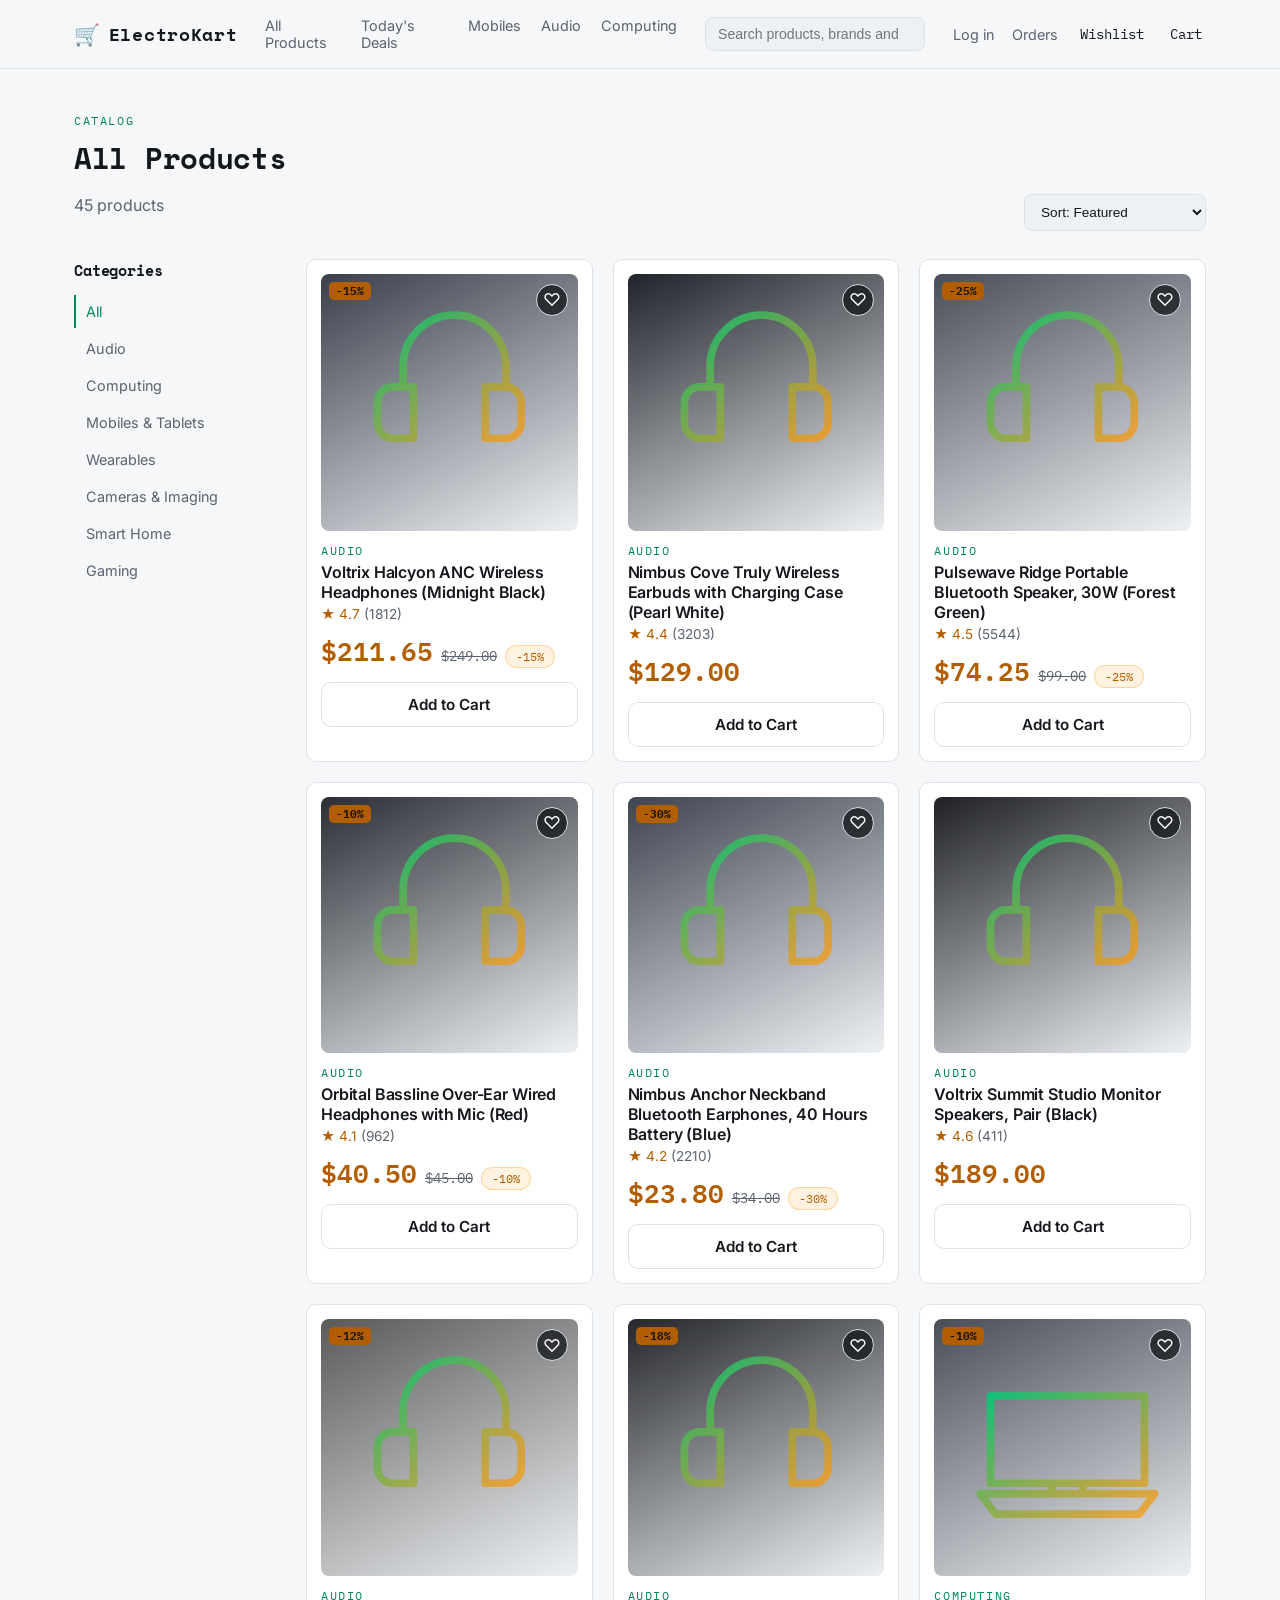
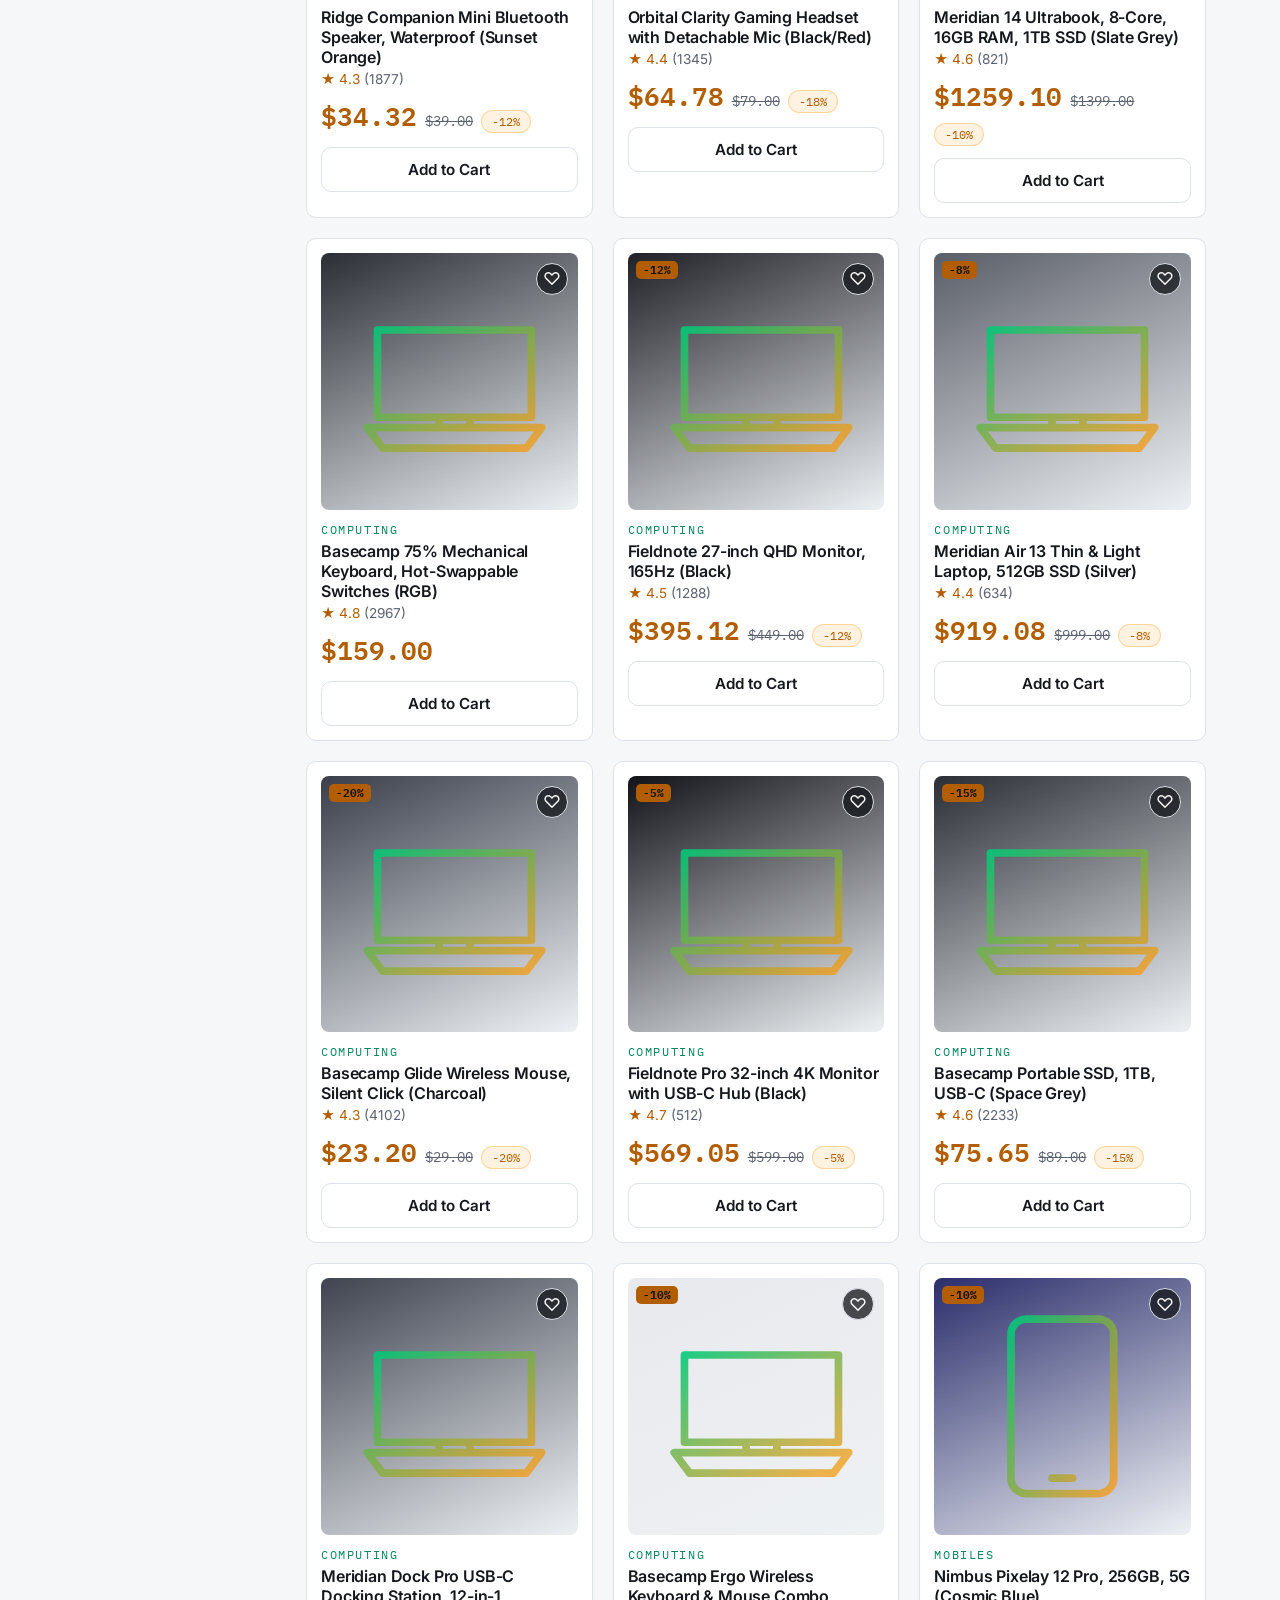
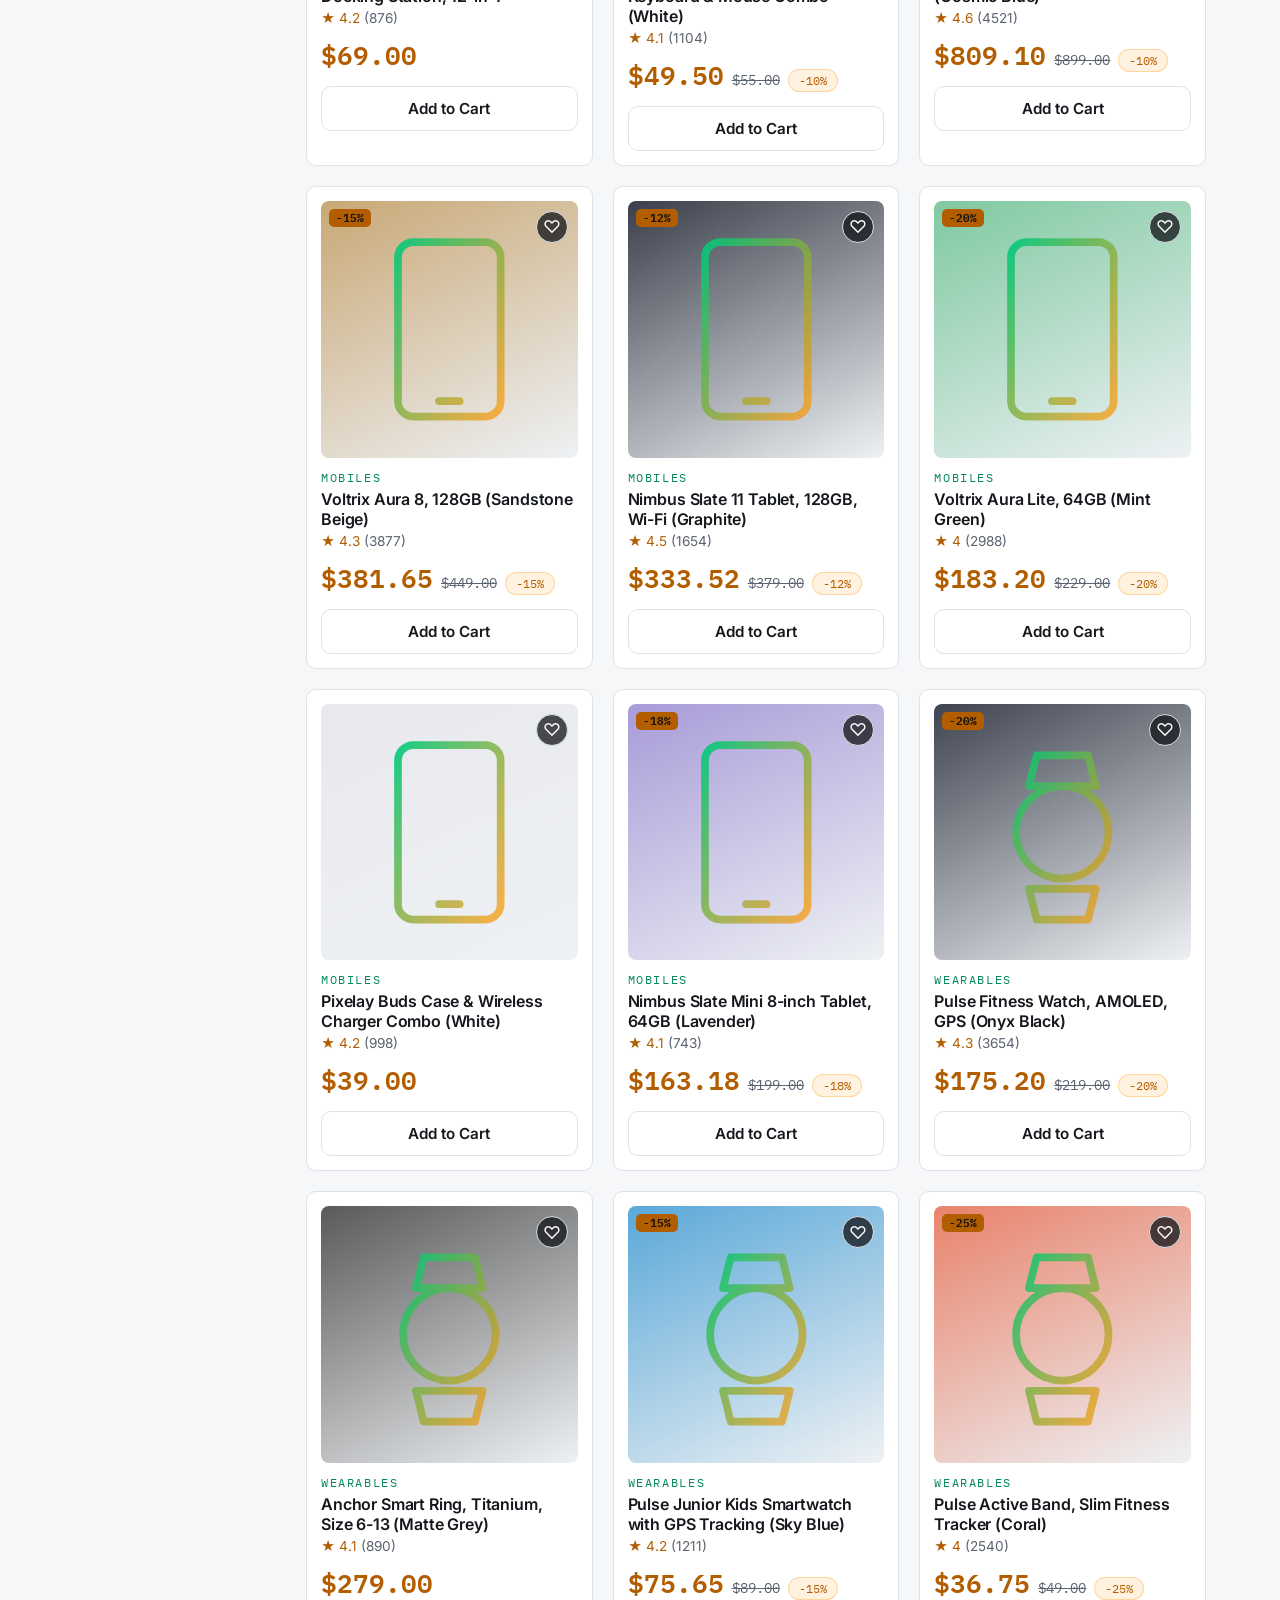
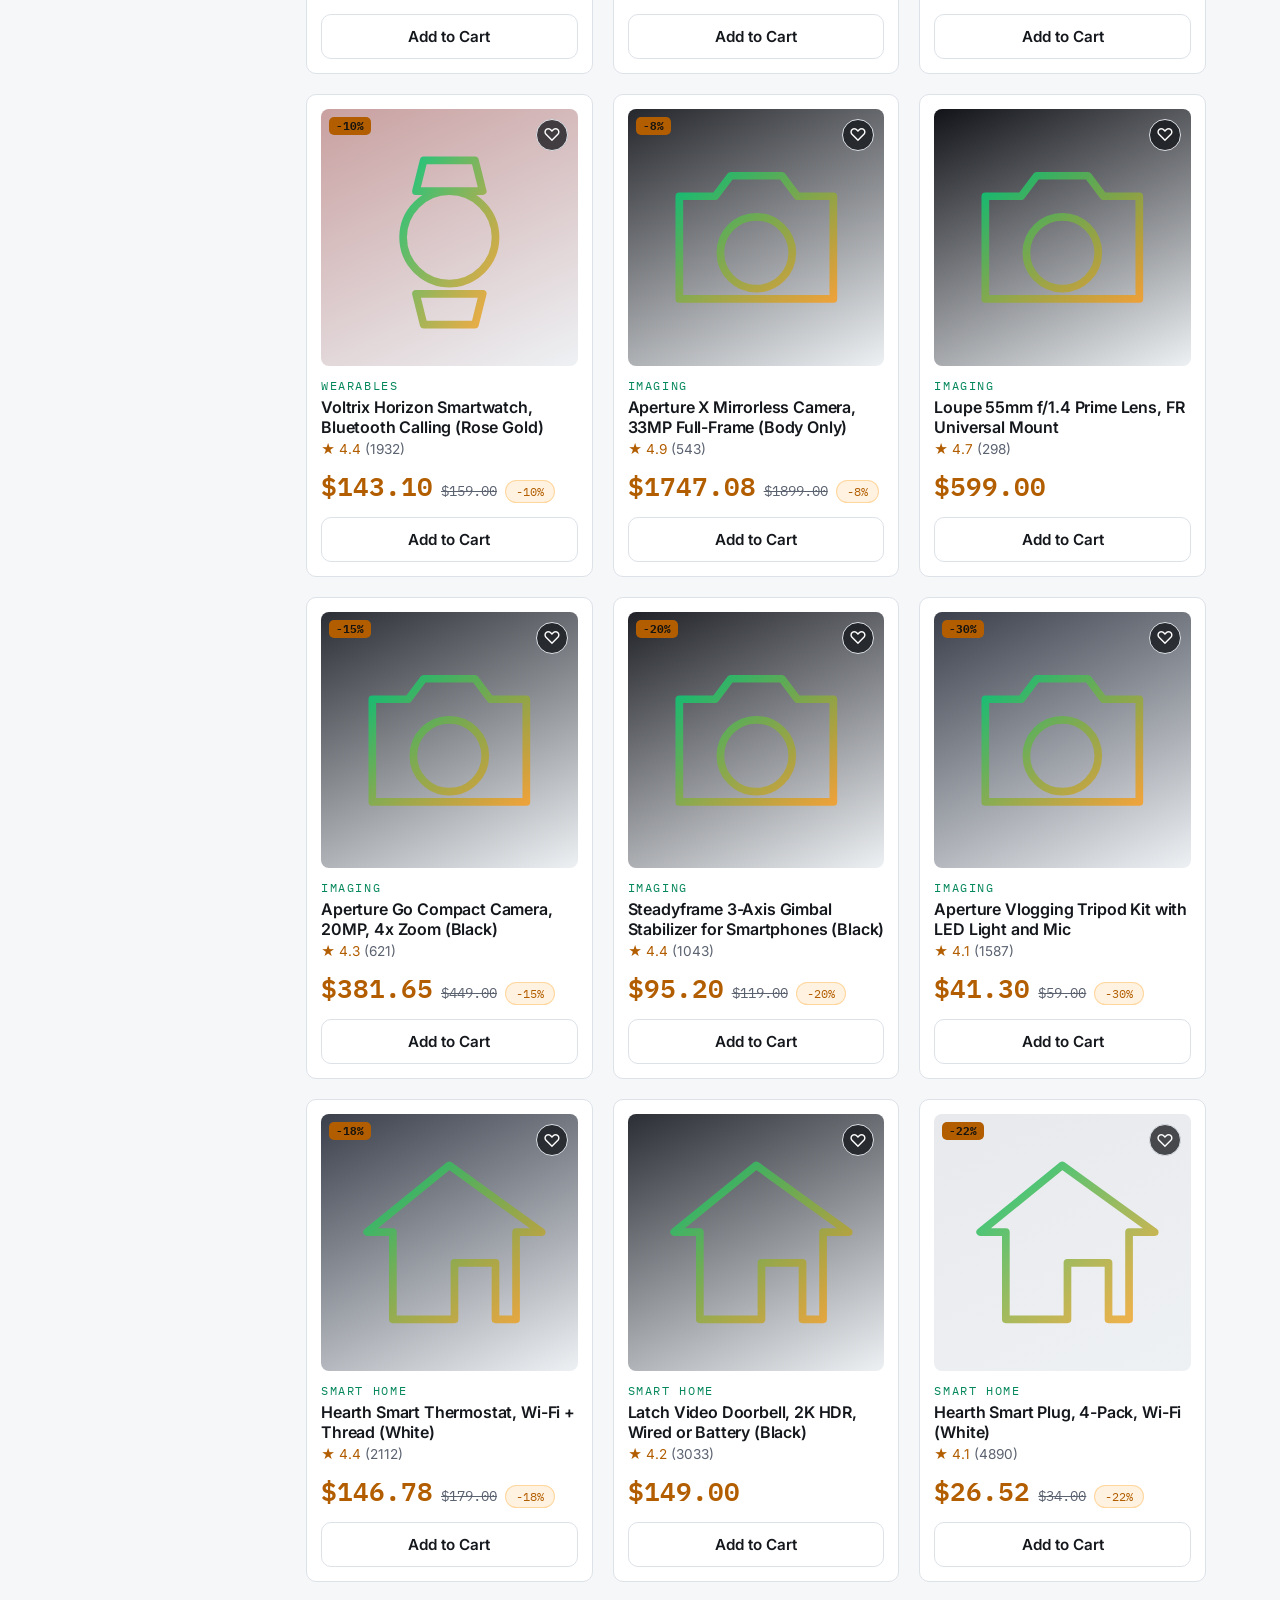
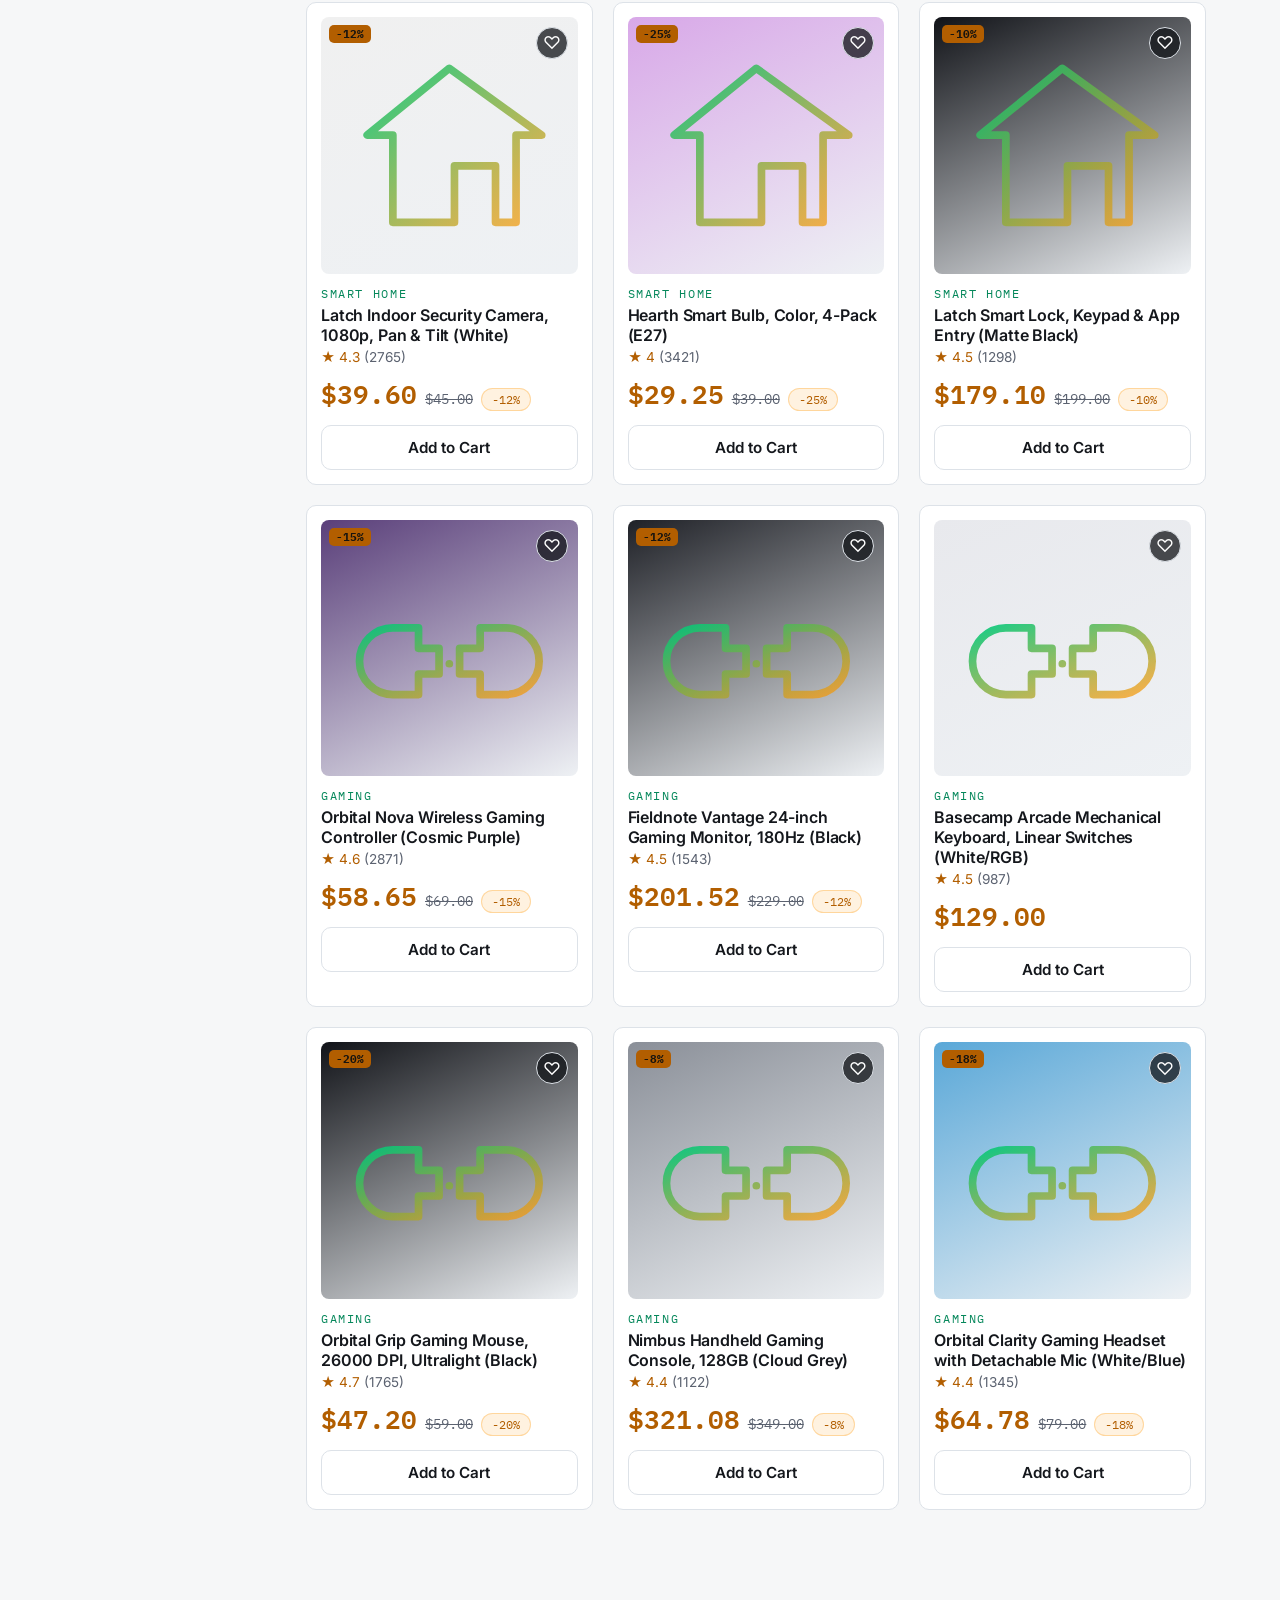
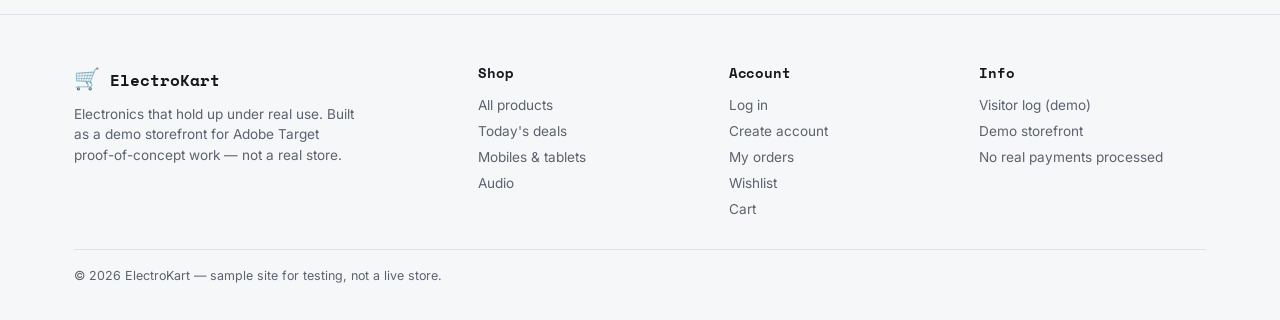
<file: products.html>
<!doctype html>
<html lang="en">
<head>
   <!-- 1. Pre-hiding snippet for Adobe Target (at.js) with async Launch starts -->
  <script>
    ;(function(win, doc, style, timeout) {
      var STYLE_ID = 'at-body-style';
      function getParent() {
        return doc.getElementsByTagName('head')[0];
      }
      function addStyle(parent, id, def) {
        if (!parent) { return; }
        var style = doc.createElement('style');
        style.id = id;
        style.innerHTML = def;
        parent.appendChild(style);
      }
      function removeStyle(parent, id) {
        if (!parent) { return; }
        var style = doc.getElementById(id);
        if (!style) { return; }
        parent.removeChild(style);
      }
      addStyle(getParent(), STYLE_ID, style);
      setTimeout(function() {
        removeStyle(getParent(), STYLE_ID);
      }, timeout);
    }(window, document, "body {opacity: 0 !important}", 3000));
  </script>
<!-- 1. Pre-hiding snippet for Adobe Target (at.js) with async Launch ends -->
  <!-- 2. Adobe Launch library, now async starts -->
  <script src="https://assets.adobedtm.com/83206ba1ed8f/a1f0eb867634/launch-e350af4a2689-development.min.js" async></script>
  <!-- 2. Adobe Launch library, now async ends-->
 <meta charset="UTF-8" />
  <link rel="icon" type="image/svg+xml" href="favicon.svg" />
  <meta name="viewport" content="width=device-width, initial-scale=1.0" />
  <title>Account — ElectroKart</title>
  <link rel="stylesheet" href="css/style.css" />
</head>
<body>
  <div class="app-shell">
    <header class="site-header">
      <div class="container header-inner">
        <a href="index.html" class="brand" aria-label="ElectroKart home">
          <span class="brand-mark">🛒</span>
          <span class="brand-name">ElectroKart</span>
        </a>
        <nav class="main-nav" aria-label="Primary">
          <a href="products.html" class="nav-link">All Products</a>
          <a href="deals.html" class="nav-link">Today's Deals</a>
          <a href="products.html?category=mobiles" class="nav-link">Mobiles</a>
          <a href="products.html?category=audio" class="nav-link">Audio</a>
          <a href="products.html?category=computing" class="nav-link">Computing</a>
        </nav>
        <form class="search-form" id="searchForm" role="search">
          <input type="search" name="q" placeholder="Search products, brands and more…" aria-label="Search products" />
        </form>
        <div class="header-actions">
          <div id="accountArea"></div>
          <a href="orders.html" class="nav-icon-link">Orders</a>
          <a href="wishlist.html" class="cart-link" aria-label="Wishlist">
            Wishlist
            <span class="cart-badge hidden" id="wishlistBadge">0</span>
          </a>
          <a href="cart.html" class="cart-link" aria-label="Cart">
            Cart
            <span class="cart-badge hidden" id="cartBadge">0</span>
          </a>
        </div>
      </div>
    </header>

    <main>
      <div class="container page-section">
        <div class="listing-header">
          <div>
            <span class="eyebrow">Catalog</span>
            <h1 id="listingTitle">All products</h1>
            <p class="muted" id="listingCount"></p>
          </div>
          <select class="sort-select" id="sortSelect" aria-label="Sort products">
            <option value="featured">Sort: Featured</option>
            <option value="price-asc">Sort: Price: low to high</option>
            <option value="price-desc">Sort: Price: high to low</option>
            <option value="rating">Sort: Highest rated</option>
            <option value="discount">Sort: Biggest discount</option>
          </select>
        </div>

        <div class="listing-layout">
          <aside class="category-sidebar" id="categorySidebar"></aside>
          <div class="grid grid-3 product-grid" id="productGrid"></div>
        </div>
      </div>
    </main>

    <footer class="site-footer">
      <div class="container footer-inner">
        <div class="footer-brand">
          <span class="brand-mark">🛒</span> ElectroKart
          <p class="muted footer-blurb">
            Electronics that hold up under real use. Built as a demo storefront for
            Adobe Target proof-of-concept work — not a real store.
          </p>
        </div>
        <div class="footer-cols">
          <div>
            <h3 class="footer-heading">Shop</h3>
            <a href="products.html">All products</a>
            <a href="deals.html">Today's deals</a>
            <a href="products.html?category=mobiles">Mobiles &amp; tablets</a>
            <a href="products.html?category=audio">Audio</a>
          </div>
          <div>
            <h3 class="footer-heading">Account</h3>
            <a href="login.html">Log in</a>
            <a href="signup.html">Create account</a>
            <a href="orders.html">My orders</a>
            <a href="wishlist.html">Wishlist</a>
            <a href="cart.html">Cart</a>
          </div>
          <div>
            <h3 class="footer-heading">Info</h3>
            <a href="admin.html">Visitor log (demo)</a>
            <span class="muted">Demo storefront</span>
            <span class="muted">No real payments processed</span>
          </div>
        </div>
      </div>
      <div class="container">
        <p class="muted footer-legal">© 2026 ElectroKart — sample site for testing, not a live store.</p>
      </div>
    </footer>
  </div>

  <script type="module" src="js/common.js"></script>
  <script type="module" src="js/products-page.js"></script>
</body>
</html>
</file>
<file: css/style.css>
@import url("https://fonts.googleapis.com/css2?family=Space+Mono:wght@400;700&family=Inter:wght@400;500;600;700&family=IBM+Plex+Mono:wght@400;500;600&display=swap");

:root {
  --bg: #f6f7f8;
  --surface: #ffffff;
  --surface-2: #eef1f4;
  --border: #dde2e8;
  --text: #14171c;
  --text-muted: #5b6270;
  --accent: #04875a;
  --accent-dim: #d1f3e4;
  --copper: #b25e00;
  --danger: #c53434;
  --font-display: "Space Mono", monospace;
  --font-body: "Inter", system-ui, sans-serif;
  --font-mono: "IBM Plex Mono", monospace;
  --radius: 10px;
}

* {
  box-sizing: border-box;
}

html,
body,
#root {
  height: 100%;
}

body {
  margin: 0;
  background: var(--bg);
  color: var(--text);
  font-family: var(--font-body);
  -webkit-font-smoothing: antialiased;
}

a {
  color: inherit;
  text-decoration: none;
}

button {
  font-family: inherit;
}

:focus-visible {
  outline: 2px solid var(--accent);
  outline-offset: 2px;
}

.container {
  max-width: 1180px;
  margin: 0 auto;
  padding: 0 24px;
}

h1,
h2,
h3 {
  font-family: var(--font-display);
  font-weight: 700;
  letter-spacing: -0.01em;
  margin: 0;
}

.price {
  font-family: var(--font-mono);
  font-variant-numeric: tabular-nums;
}

.price-lg {
  font-family: var(--font-mono);
  font-size: 1.6rem;
  font-weight: 600;
  color: var(--copper);
}

.eyebrow {
  font-family: var(--font-mono);
  font-size: 0.72rem;
  letter-spacing: 0.14em;
  text-transform: uppercase;
  color: var(--accent);
}

.btn {
  display: inline-flex;
  align-items: center;
  justify-content: center;
  gap: 8px;
  padding: 12px 22px;
  border-radius: var(--radius);
  border: 1px solid transparent;
  font-family: var(--font-body);
  font-weight: 600;
  font-size: 0.95rem;
  cursor: pointer;
  transition: transform 0.12s ease, background 0.12s ease, border-color 0.12s ease;
}

.btn:active {
  transform: scale(0.98);
}

.btn-primary {
  background: var(--copper);
  color: #17140f;
}

.btn-primary:hover {
  background: #ffa726;
}

.btn-outline {
  background: transparent;
  border-color: var(--border);
  color: var(--text);
}

.btn-outline:hover {
  border-color: var(--accent);
  color: var(--accent);
}

.btn-block {
  width: 100%;
}

.card {
  background: var(--surface);
  border: 1px solid var(--border);
  border-radius: var(--radius);
}

.muted {
  color: var(--text-muted);
}

.pill {
  display: inline-block;
  padding: 3px 10px;
  border-radius: 999px;
  font-family: var(--font-mono);
  font-size: 0.72rem;
  background: rgba(0, 201, 123, 0.12);
  color: var(--accent);
  border: 1px solid rgba(0, 201, 123, 0.3);
}

.pill-discount {
  background: rgba(255, 149, 0, 0.12);
  color: var(--copper);
  border-color: rgba(255, 149, 0, 0.3);
}

.grid {
  display: grid;
  gap: 20px;
}

.grid-4 {
  grid-template-columns: repeat(4, 1fr);
}

.grid-3 {
  grid-template-columns: repeat(3, 1fr);
}

.grid-2 {
  grid-template-columns: repeat(2, 1fr);
}

@media (max-width: 980px) {
  .grid-4 {
    grid-template-columns: repeat(2, 1fr);
  }
  .grid-3 {
    grid-template-columns: repeat(2, 1fr);
  }
}

@media (max-width: 640px) {
  .grid-4,
  .grid-3,
  .grid-2 {
    grid-template-columns: 1fr;
  }
}

.form-field {
  display: flex;
  flex-direction: column;
  gap: 6px;
  margin-bottom: 18px;
}

.form-field label {
  font-size: 0.85rem;
  color: var(--text-muted);
}

.form-field input,
.form-field select {
  background: var(--surface-2);
  border: 1px solid var(--border);
  border-radius: 8px;
  padding: 11px 13px;
  color: var(--text);
  font-size: 0.95rem;
  font-family: var(--font-body);
}

.form-field input:focus,
.form-field select:focus {
  border-color: var(--accent);
  outline: none;
}

.error-banner {
  background: rgba(255, 92, 92, 0.1);
  border: 1px solid rgba(255, 92, 92, 0.35);
  color: var(--danger);
  padding: 10px 14px;
  border-radius: 8px;
  font-size: 0.88rem;
  margin-bottom: 16px;
}
.app-shell {
  display: flex;
  flex-direction: column;
  min-height: 100%;
}

main {
  flex: 1;
}

/* ---------- Header ---------- */
.site-header {
  position: sticky;
  top: 0;
  z-index: 40;
  background: rgba(246, 247, 248, 0.92);
  backdrop-filter: blur(10px);
  border-bottom: 1px solid var(--border);
}

.header-inner {
  display: flex;
  align-items: center;
  gap: 28px;
  height: 68px;
}

.brand {
  display: flex;
  align-items: center;
  gap: 8px;
  font-family: var(--font-display);
  font-weight: 700;
  font-size: 1.1rem;
  letter-spacing: 0.04em;
  white-space: nowrap;
}

.brand-mark {
  color: var(--accent);
  font-size: 1.3rem;
}

.main-nav {
  display: flex;
  gap: 20px;
  flex: 1;
}

.nav-link {
  font-size: 0.9rem;
  color: var(--text-muted);
  padding: 6px 0;
}

.nav-link.active,
.nav-link:hover {
  color: var(--text);
}

.search-form input {
  background: var(--surface-2);
  border: 1px solid var(--border);
  border-radius: 8px;
  padding: 8px 12px;
  color: var(--text);
  font-size: 0.88rem;
  width: 220px;
}

.header-actions {
  display: flex;
  align-items: center;
  gap: 18px;
  white-space: nowrap;
}

.account-menu {
  display: flex;
  align-items: center;
  gap: 10px;
}

.nav-icon-link {
  font-size: 0.9rem;
  color: var(--text-muted);
}

.nav-icon-link:hover {
  color: var(--text);
}

.link-btn {
  background: none;
  border: none;
  color: var(--text-muted);
  font-size: 0.85rem;
  cursor: pointer;
  padding: 0;
}

.link-btn:hover {
  color: var(--accent);
}

.cart-link {
  position: relative;
  font-family: var(--font-mono);
  font-size: 0.88rem;
  color: var(--text);
  padding: 6px 4px;
}

.cart-badge {
  position: absolute;
  top: -6px;
  right: -14px;
  background: var(--copper);
  color: #17140f;
  font-size: 0.68rem;
  font-weight: 700;
  border-radius: 999px;
  padding: 1px 6px;
}

@media (max-width: 900px) {
  .main-nav,
  .search-form {
    display: none;
  }
}

/* ---------- Hero ---------- */
.hero {
  border-bottom: 1px solid var(--border);
  background: radial-gradient(ellipse at top left, rgba(0, 201, 123, 0.08), transparent 55%);
}

.hero-inner {
  display: grid;
  grid-template-columns: 1.1fr 0.9fr;
  align-items: center;
  gap: 40px;
  padding: 72px 24px;
}

.hero-copy h1 {
  font-size: 2.6rem;
  line-height: 1.15;
  margin: 14px 0 18px;
}

.hero-sub {
  max-width: 46ch;
  line-height: 1.6;
  margin-bottom: 28px;
}

.hero-actions {
  display: flex;
  gap: 14px;
}

.hero-visual {
  display: flex;
  justify-content: center;
}

.circuit-art {
  width: 100%;
  max-width: 340px;
}

@media (max-width: 900px) {
  .hero-inner {
    grid-template-columns: 1fr;
    padding: 48px 20px;
  }
  .hero-copy h1 {
    font-size: 2rem;
  }
  .hero-visual {
    order: -1;
  }
}

/* ---------- Category strip ---------- */
.category-strip {
  padding: 48px 0;
  border-bottom: 1px solid var(--border);
}

.category-tile {
  padding: 22px;
  display: flex;
  flex-direction: column;
  gap: 6px;
  transition: border-color 0.15s ease;
}

.category-tile:hover {
  border-color: var(--accent);
}

.category-tile h3 {
  font-size: 1.05rem;
}

/* ---------- Recommendations ---------- */
.recs-section {
  padding: 48px 0;
  border-bottom: 1px solid var(--border);
}

.recs-header {
  margin-bottom: 20px;
}

.recs-header h2 {
  font-size: 1.4rem;
  margin-top: 6px;
}

/* ---------- Product card ---------- */
.product-card {
  display: flex;
  flex-direction: column;
  padding: 14px;
  gap: 12px;
}

.product-card-link {
  display: flex;
  flex-direction: column;
  gap: 12px;
}

.product-thumb {
  position: relative;
  aspect-ratio: 1;
  border-radius: 8px;
  display: flex;
  align-items: center;
  justify-content: center;
  overflow: hidden;
}

.thumb-discount {
  position: absolute;
  top: 8px;
  left: 8px;
  background: var(--copper);
  color: #17140f;
  font-family: var(--font-mono);
  font-size: 0.68rem;
  font-weight: 700;
  padding: 2px 7px;
  border-radius: 5px;
}

.product-card-body {
  display: flex;
  flex-direction: column;
  gap: 4px;
}

.product-card-title {
  font-size: 1rem;
  font-family: var(--font-body);
  font-weight: 600;
}

.product-card-rating {
  font-size: 0.85rem;
  color: var(--copper);
}

.product-card-price-row {
  display: flex;
  align-items: baseline;
  gap: 8px;
  margin-top: 4px;
  flex-wrap: wrap;
}

.original-price {
  text-decoration: line-through;
  color: var(--text-muted);
  font-size: 0.85rem;
}

/* ---------- Listing page ---------- */
.page-section {
  padding: 40px 24px 64px;
}

.listing-header {
  display: flex;
  justify-content: space-between;
  align-items: flex-end;
  margin-bottom: 28px;
  gap: 20px;
  flex-wrap: wrap;
}

.listing-header h1 {
  font-size: 1.8rem;
  margin: 8px 0 4px;
  text-transform: capitalize;
}

.sort-select {
  background: var(--surface-2);
  border: 1px solid var(--border);
  color: var(--text);
  border-radius: 8px;
  padding: 9px 12px;
  font-size: 0.85rem;
}

.listing-layout {
  display: grid;
  grid-template-columns: 200px 1fr;
  gap: 32px;
}

.category-sidebar {
  display: flex;
  flex-direction: column;
  gap: 4px;
}

.sidebar-heading {
  font-size: 0.95rem;
  margin-bottom: 10px;
}

.sidebar-link {
  text-align: left;
  background: none;
  border: none;
  color: var(--text-muted);
  padding: 8px 0;
  font-size: 0.9rem;
  cursor: pointer;
  border-left: 2px solid transparent;
  padding-left: 10px;
}

.sidebar-link:hover {
  color: var(--text);
}

.sidebar-link.active {
  color: var(--accent);
  border-left-color: var(--accent);
}

@media (max-width: 780px) {
  .listing-layout {
    grid-template-columns: 1fr;
  }
  .category-sidebar {
    flex-direction: row;
    flex-wrap: wrap;
    gap: 10px;
  }
  .sidebar-link {
    border-left: none;
    border-bottom: 2px solid transparent;
    padding-left: 0;
  }
  .sidebar-link.active {
    border-bottom-color: var(--accent);
  }
}

/* ---------- Product detail ---------- */
.back-link {
  margin-bottom: 20px;
}

.pdp-layout {
  display: grid;
  grid-template-columns: 0.9fr 1.1fr;
  gap: 44px;
}

.pdp-media .product-thumb {
  border-radius: 14px;
}

.pdp-info h1 {
  font-size: 1.9rem;
  margin: 10px 0 8px;
}

.pdp-blurb {
  line-height: 1.6;
  color: var(--text-muted);
  max-width: 52ch;
  margin: 14px 0;
}

.pdp-price-row {
  margin: 14px 0 20px;
}

.qty-row {
  display: flex;
  align-items: center;
  gap: 10px;
  margin-bottom: 18px;
}

.qty-row select {
  background: var(--surface-2);
  border: 1px solid var(--border);
  color: var(--text);
  border-radius: 8px;
  padding: 8px 10px;
}

.spec-table {
  margin-top: 32px;
  border-collapse: collapse;
  width: 100%;
  max-width: 440px;
}

.spec-table td {
  padding: 10px 0;
  border-bottom: 1px solid var(--border);
  font-size: 0.9rem;
}

.spec-table td:first-child {
  width: 45%;
  text-transform: capitalize;
}

@media (max-width: 860px) {
  .pdp-layout {
    grid-template-columns: 1fr;
  }
}

/* ---------- Cart ---------- */
.cart-layout {
  display: grid;
  grid-template-columns: 1fr 320px;
  gap: 32px;
  align-items: start;
  margin-top: 24px;
}

.cart-items {
  display: flex;
  flex-direction: column;
  gap: 12px;
}

.cart-item {
  display: flex;
  justify-content: space-between;
  align-items: center;
  padding: 16px 18px;
  flex-wrap: wrap;
  gap: 12px;
}

.cart-item-main {
  display: flex;
  flex-direction: column;
  gap: 4px;
}

.cart-item-name {
  font-weight: 600;
}

.cart-item-controls {
  display: flex;
  align-items: center;
  gap: 16px;
}

.cart-item-controls select {
  background: var(--surface-2);
  border: 1px solid var(--border);
  color: var(--text);
  border-radius: 6px;
  padding: 6px 8px;
}

.cart-item-total {
  min-width: 70px;
  text-align: right;
}

.cart-summary {
  padding: 22px;
  display: flex;
  flex-direction: column;
  gap: 12px;
  position: sticky;
  top: 90px;
}

.summary-row {
  display: flex;
  justify-content: space-between;
  font-size: 0.92rem;
}

.summary-total {
  border-top: 1px solid var(--border);
  padding-top: 12px;
  font-weight: 700;
  font-size: 1.05rem;
}

.empty-state {
  padding: 48px;
  text-align: center;
  display: flex;
  flex-direction: column;
  align-items: center;
  gap: 16px;
}

@media (max-width: 860px) {
  .cart-layout {
    grid-template-columns: 1fr;
  }
  .cart-summary {
    position: static;
  }
}

/* ---------- Checkout ---------- */
.checkout-layout {
  display: grid;
  grid-template-columns: 1fr 320px;
  gap: 32px;
  align-items: start;
  margin-top: 24px;
}

.checkout-form {
  padding: 28px;
}

.checkout-form h3 {
  margin: 8px 0 16px;
  font-size: 1.05rem;
}

.checkout-form h3:not(:first-child) {
  margin-top: 24px;
}

@media (max-width: 860px) {
  .checkout-layout {
    grid-template-columns: 1fr;
  }
}

.confirmation {
  max-width: 560px;
  display: flex;
  flex-direction: column;
  gap: 14px;
  align-items: flex-start;
}

/* ---------- Auth pages ---------- */
.auth-page {
  display: flex;
  justify-content: center;
  padding-top: 56px;
}

.auth-card {
  width: 100%;
  max-width: 400px;
  padding: 32px;
}

.auth-card h1 {
  font-size: 1.6rem;
  margin: 8px 0 22px;
}

.auth-switch {
  margin-top: 18px;
  text-align: center;
  font-size: 0.88rem;
}

.auth-switch a {
  color: var(--accent);
}

/* ---------- Account ---------- */
.account-block {
  padding: 22px;
  display: flex;
  flex-direction: column;
  gap: 10px;
  align-items: flex-start;
}

/* ---------- Footer ---------- */
.site-footer {
  border-top: 1px solid var(--border);
  padding: 48px 0 24px;
  margin-top: 40px;
}

.footer-inner {
  display: grid;
  grid-template-columns: 1fr 2fr;
  gap: 40px;
  margin-bottom: 32px;
}

.footer-brand {
  font-family: var(--font-display);
  font-weight: 700;
}

.footer-blurb {
  font-family: var(--font-body);
  font-weight: 400;
  font-size: 0.85rem;
  margin-top: 10px;
  line-height: 1.5;
  max-width: 32ch;
}

.footer-cols {
  display: grid;
  grid-template-columns: repeat(3, 1fr);
  gap: 24px;
}

.footer-cols div {
  display: flex;
  flex-direction: column;
  gap: 10px;
}

.footer-heading {
  font-size: 0.85rem;
  margin-bottom: 4px;
}

.footer-cols a,
.footer-cols span {
  font-size: 0.85rem;
  color: var(--text-muted);
}

.footer-cols a:hover {
  color: var(--text);
}

.footer-legal {
  font-size: 0.78rem;
  border-top: 1px solid var(--border);
  padding-top: 18px;
}

@media (max-width: 780px) {
  .footer-inner {
    grid-template-columns: 1fr;
  }
  .footer-cols {
    grid-template-columns: repeat(2, 1fr);
  }
}

/* ---------- Static-site extras (no JSX build step here) ---------- */
.hidden {
  display: none !important;
}

.nav-link.active {
  color: var(--text);
}

.sidebar-link.active {
  color: var(--accent);
  border-left-color: var(--accent);
}

/* ---------- Admin / Visitor Log ---------- */
.admin-intro {
  max-width: 68ch;
  line-height: 1.6;
  margin: 10px 0 28px;
}

.admin-toolbar {
  display: flex;
  justify-content: space-between;
  align-items: center;
  margin-bottom: 16px;
  flex-wrap: wrap;
  gap: 12px;
}

.admin-toolbar-actions {
  display: flex;
  gap: 10px;
}

.table-wrap {
  overflow-x: auto;
  border: 1px solid var(--border);
  border-radius: var(--radius);
}

.admin-table {
  width: 100%;
  border-collapse: collapse;
  font-size: 0.85rem;
  min-width: 820px;
}

.admin-table th,
.admin-table td {
  text-align: left;
  padding: 12px 14px;
  border-bottom: 1px solid var(--border);
  white-space: nowrap;
}

.admin-table th {
  font-family: var(--font-mono);
  font-size: 0.72rem;
  letter-spacing: 0.08em;
  text-transform: uppercase;
  color: var(--text-muted);
  background: var(--surface-2);
}

.admin-table tbody tr:hover {
  background: var(--surface-2);
}

.status-pill-anon {
  display: inline-block;
  padding: 2px 9px;
  border-radius: 999px;
  font-family: var(--font-mono);
  font-size: 0.7rem;
  background: rgba(138, 143, 152, 0.15);
  color: var(--text-muted);
  border: 1px solid var(--border);
}

.status-pill-logged {
  display: inline-block;
  padding: 2px 9px;
  border-radius: 999px;
  font-family: var(--font-mono);
  font-size: 0.7rem;
  background: rgba(0, 201, 123, 0.12);
  color: var(--accent);
  border: 1px solid rgba(0, 201, 123, 0.3);
}

.visitor-id-cell {
  font-family: var(--font-mono);
  font-size: 0.76rem;
  color: var(--text-muted);
}

/* ---------- Wishlist heart + qty stepper (Amazon/Flipkart-style cart control) ---------- */
.product-thumb-wrap {
  position: relative;
}

.wishlist-toggle {
  position: absolute;
  top: 10px;
  right: 10px;
  width: 32px;
  height: 32px;
  border-radius: 50%;
  border: 1px solid var(--border);
  background: rgba(15, 17, 21, 0.75);
  color: #fff;
  font-size: 1.1rem;
  line-height: 1;
  display: flex;
  align-items: center;
  justify-content: center;
  cursor: pointer;
  z-index: 2;
}

.wishlist-toggle.active {
  color: #ff9500;
  border-color: #ff9500;
}

.wishlist-toggle:hover {
  border-color: var(--copper);
}

.wishlist-badge {
  position: absolute;
  top: -6px;
  right: -14px;
  background: var(--copper);
  color: #17140f;
  font-size: 0.68rem;
  font-weight: 700;
  border-radius: 999px;
  padding: 1px 6px;
}

.qty-stepper {
  display: flex;
  align-items: center;
  gap: 8px;
  flex-wrap: wrap;
}

.qty-stepper label {
  font-size: 0.82rem;
}

.qty-stepper select {
  background: var(--surface-2);
  border: 1px solid var(--accent);
  color: var(--text);
  border-radius: 6px;
  padding: 7px 9px;
  font-size: 0.88rem;
}

.qty-stepper .link-btn {
  font-size: 0.8rem;
}

.pdp-title-row {
  display: flex;
  justify-content: space-between;
  align-items: flex-start;
  gap: 14px;
}

.pdp-wishlist {
  position: static;
  flex-shrink: 0;
}

.pdp-cart-control {
  margin: 22px 0 8px;
}

.pdp-stepper select {
  padding: 10px 12px;
  font-size: 1rem;
}

/* ---------- Header nav additions ---------- */
.icon-link-wrap {
  position: relative;
}

/* ---------- Orders page ---------- */
.order-card {
  padding: 20px 22px;
  margin-bottom: 16px;
}

.order-card-header {
  display: flex;
  justify-content: space-between;
  align-items: flex-start;
  border-bottom: 1px solid var(--border);
  padding-bottom: 14px;
  margin-bottom: 10px;
  flex-wrap: wrap;
  gap: 10px;
}

.order-card-items {
  display: flex;
  flex-direction: column;
  gap: 4px;
}
</file>
